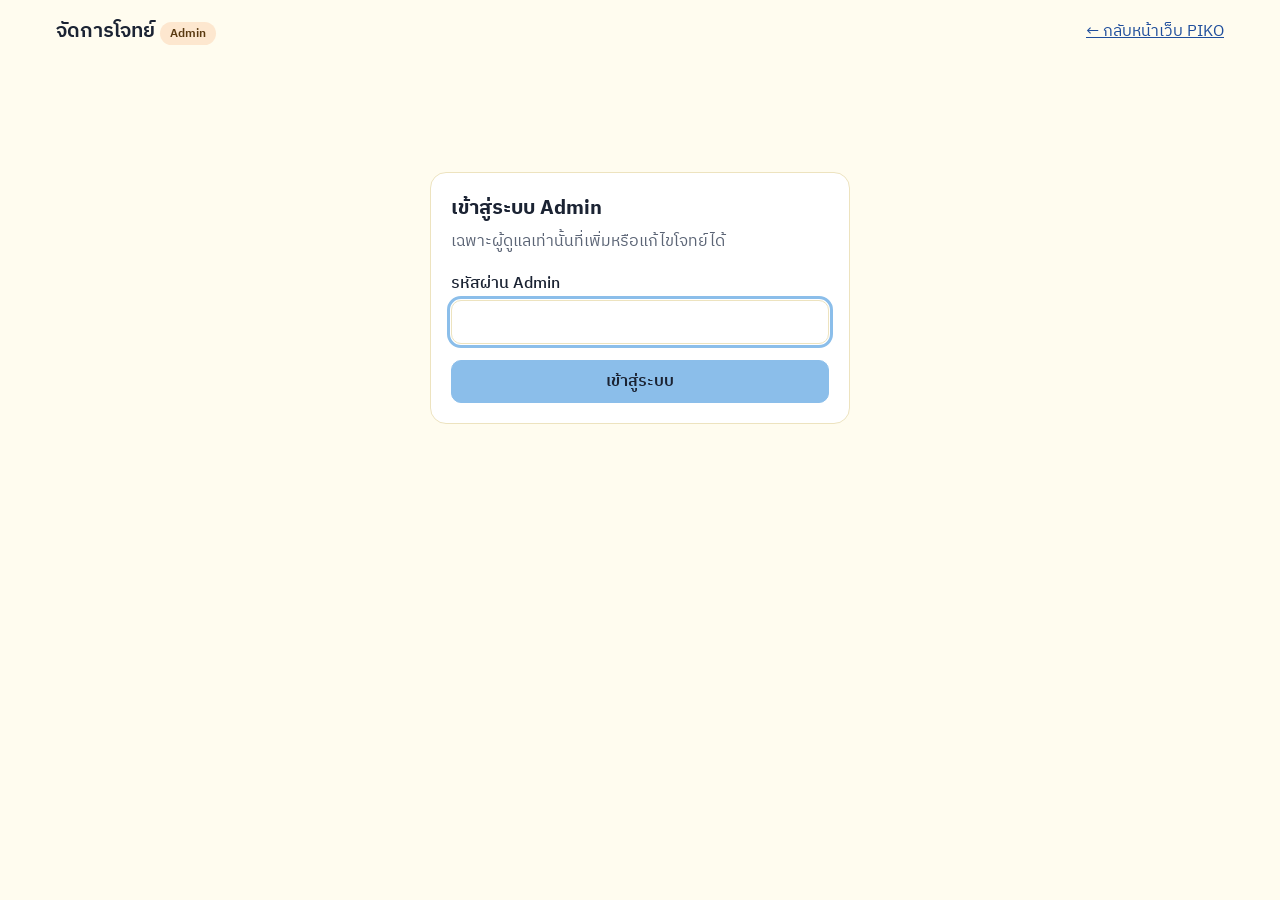
<file: public/admin.html>
<!doctype html>
<html lang="th">
<head>
<meta charset="utf-8">
<meta name="viewport" content="width=device-width, initial-scale=1">
<meta name="robots" content="noindex, nofollow">
<title>จัดการโจทย์ · PIKO Admin</title>
<link rel="preconnect" href="https://fonts.googleapis.com">
<link rel="preconnect" href="https://fonts.gstatic.com" crossorigin>
<link href="https://fonts.googleapis.com/css2?family=IBM+Plex+Sans+Thai:wght@400;500;600&family=JetBrains+Mono:wght@400;600&display=swap" rel="stylesheet">
<script>(function(){var t=null;try{t=localStorage.getItem("piko.theme")}catch(e){}if(t==="dark"||t==="light")document.documentElement.setAttribute("data-theme",t);})();</script>
<style>
:root{
  color-scheme:light;
  --ink:#1B2333; --ink-2:#3A4252; --muted:#5B6475;
  --bg:#FFFCEF; --paper:#FFFFFF; --line:#EDE3BF; --line-soft:#F1E9C9;
  --sky:#8BBEEA; --sky-2:#7AB2E3; --sky-soft:#E3F0FB; --sky-ink:#1F4E9C;
  --peach:#FDE7CF; --peach-ink:#5A3A10;
  --ok:#1F6B44; --ok-bg:#EEF8F2; --bad:#A3261A; --bad-bg:#FDEDE8; --warn-bg:#FFF4E5;
  --code-bg:#22304A; --code-ink:#E8EEF8;
  --font:'IBM Plex Sans Thai',system-ui,sans-serif; --mono:'JetBrains Mono',ui-monospace,Menlo,Consolas,monospace;
}
@media (prefers-color-scheme:dark){
  :root:not([data-theme="light"]){
    color-scheme:dark;
    --ink:#EEF1F7; --ink-2:#C9D0DE; --muted:#A4ADBF;
    --bg:#141A27; --paper:#1C2434; --line:#2E3850; --line-soft:#263047;
    --sky:#5B8DC0; --sky-2:#6C9DD0; --sky-soft:#1F3047; --sky-ink:#A9CFF0;
    --peach:#3A2B1A; --peach-ink:#F5D9A8;
    --ok:#7FD0A3; --ok-bg:#16301F; --bad:#FF9C8F; --bad-bg:#3A1C18; --warn-bg:#33281A;
    --code-bg:#0F1624; --code-ink:#E8EEF8;
  }
}
:root[data-theme="dark"]{
  color-scheme:dark;
  --ink:#EEF1F7; --ink-2:#C9D0DE; --muted:#A4ADBF;
  --bg:#141A27; --paper:#1C2434; --line:#2E3850; --line-soft:#263047;
  --sky:#5B8DC0; --sky-2:#6C9DD0; --sky-soft:#1F3047; --sky-ink:#A9CFF0;
  --peach:#3A2B1A; --peach-ink:#F5D9A8;
  --ok:#7FD0A3; --ok-bg:#16301F; --bad:#FF9C8F; --bad-bg:#3A1C18; --warn-bg:#33281A;
  --code-bg:#0F1624; --code-ink:#E8EEF8;
}
*{box-sizing:border-box}
html{background:var(--bg)}
body{margin:0;background:var(--bg);color:var(--ink);font:400 16px/1.6 var(--font)}
[hidden]{display:none!important}
a{color:var(--sky-ink)}
.wrap{max-width:1200px;margin:0 auto;padding:0 16px 48px}
header.top{display:flex;align-items:center;gap:12px;flex-wrap:wrap;padding:16px 0}
header.top h1{font-size:1.25rem;margin:0;font-weight:600}
header.top .sp{flex:1}
.badge{display:inline-block;font-size:.75rem;padding:2px 10px;border-radius:99px;background:var(--peach);color:var(--peach-ink);font-weight:600}
button,.btn{font:inherit;cursor:pointer;border:1px solid var(--line);background:var(--paper);color:var(--ink);padding:8px 14px;border-radius:10px;min-height:40px}
button:hover{border-color:var(--sky)}
button:focus-visible,input:focus-visible,textarea:focus-visible,select:focus-visible{outline:3px solid var(--sky);outline-offset:1px}
button.primary{background:var(--sky);border-color:var(--sky);color:#1B2333;font-weight:600}
button.primary:hover{background:var(--sky-2)}
button.danger{color:var(--bad)}
button.small{padding:4px 10px;min-height:32px;font-size:.875rem}
button[disabled]{opacity:.55;cursor:not-allowed}
.card{background:var(--paper);border:1px solid var(--line);border-radius:16px;padding:20px}
label{display:block;font-weight:500;margin:0 0 4px}
.hint{color:var(--muted);font-size:.875rem;margin:4px 0 0}
input[type=text],input[type=password],input[type=number],select,textarea{
  width:100%;font:inherit;color:var(--ink);background:var(--paper);border:1px solid var(--line);border-radius:10px;padding:8px 12px}
textarea{resize:vertical;min-height:84px}
textarea.code,input.code{font-family:var(--mono);font-size:.9rem;line-height:1.5}
.field{margin-bottom:16px}
.field.invalid input,.field.invalid select,.field.invalid textarea{border-color:var(--bad)}
.err{color:var(--bad);font-size:.875rem;margin:4px 0 0}
.row{display:grid;grid-template-columns:1fr 1fr;gap:12px}
.row3{display:grid;grid-template-columns:1.2fr 1fr 1fr;gap:12px}
@media (max-width:640px){.row,.row3{grid-template-columns:1fr}}

/* login */
#login{max-width:420px;margin:12vh auto 0}
#login h2{margin:0 0 4px;font-size:1.25rem}
#login p{margin:0 0 16px;color:var(--muted)}
.msg{margin:12px 0 0;padding:10px 12px;border-radius:10px;font-size:.9375rem}
.msg.bad{background:var(--bad-bg);color:var(--bad)}
.msg.ok{background:var(--ok-bg);color:var(--ok)}
.msg.warn{background:var(--warn-bg);color:var(--peach-ink)}

/* app */
.toolbar{display:flex;gap:8px;flex-wrap:wrap;align-items:center;margin-bottom:16px;position:sticky;top:0;z-index:5;background:var(--bg);padding:8px 0}
.toolbar .sp{flex:1}
#status{font-size:.9375rem;color:var(--muted)}
#status.dirty{color:var(--peach-ink);font-weight:600}
@media (prefers-color-scheme:dark){:root:not([data-theme="light"]) #status.dirty{color:#F5D9A8}}
:root[data-theme="dark"] #status.dirty{color:#F5D9A8}
.layout{display:grid;grid-template-columns:320px 1fr;gap:16px;align-items:start}
@media (max-width:900px){.layout{grid-template-columns:1fr}}
.list{list-style:none;margin:0;padding:0;display:grid;gap:6px}
.list li{display:flex;gap:6px;align-items:stretch}
.item{flex:1;text-align:left;display:flex;gap:10px;align-items:center;padding:8px 10px;min-width:0}
.item .n{flex:none;width:28px;height:28px;border-radius:50%;background:var(--sky-soft);color:var(--sky-ink);display:grid;place-items:center;font-size:.8125rem;font-weight:600}
.item .t{min-width:0}
.item b{display:block;font-weight:600;white-space:nowrap;overflow:hidden;text-overflow:ellipsis}
.item small{color:var(--muted);display:block;white-space:nowrap;overflow:hidden;text-overflow:ellipsis}
.item[aria-current=true]{border-color:var(--sky);background:var(--sky-soft)}
.item.bad .n{background:var(--bad-bg);color:var(--bad)}
.mv{display:grid;gap:4px}
.mv button{padding:0 8px;min-height:20px;height:20px;line-height:1;font-size:.75rem}
.sec{display:flex;align-items:center;gap:8px;margin:24px 0 8px}
.sec h3{margin:0;font-size:1.0625rem}
.sec .sp{flex:1}
.test{border:1px solid var(--line);border-radius:12px;padding:14px;margin-bottom:12px;background:var(--bg)}
.test header{display:flex;align-items:center;gap:8px;margin-bottom:10px}
.test header b{flex:1}
.preview{border:1px dashed var(--line);border-radius:10px;padding:10px 12px;margin-top:8px;background:var(--bg)}
.preview code{font-family:var(--mono);background:var(--sky-soft);padding:1px 6px;border-radius:6px;color:var(--sky-ink)}
.screen{background:var(--code-bg);color:var(--code-ink);border-radius:10px;padding:10px 12px;font-family:var(--mono);font-size:.875rem;white-space:pre-wrap;margin:6px 0 0}
.empty{text-align:center;color:var(--muted);padding:32px 12px}
.actions{display:flex;gap:8px;flex-wrap:wrap;margin-top:8px}
table.st{width:100%;border-collapse:collapse;font-size:.9375rem}
table.st th,table.st td{text-align:left;padding:8px 10px;border-bottom:1px solid var(--line-soft);white-space:nowrap}
table.st th{color:var(--muted);font-weight:500}
.sr-only{position:absolute;width:1px;height:1px;overflow:hidden;clip:rect(0 0 0 0)}
</style>
</head>
<body>
<div class="wrap">
  <header class="top">
    <h1>จัดการโจทย์ <span class="badge">Admin</span></h1>
    <span class="sp"></span>
    <a href="index.html">← กลับหน้าเว็บ PIKO</a>
    <button type="button" id="logout" hidden>ออกจากระบบ Admin</button>
  </header>

  <!-- ล็อกอิน -->
  <section id="login" class="card" aria-labelledby="login-h">
    <h2 id="login-h">เข้าสู่ระบบ Admin</h2>
    <p>เฉพาะผู้ดูแลเท่านั้นที่เพิ่มหรือแก้ไขโจทย์ได้</p>
    <form id="login-form" autocomplete="off">
      <div class="field">
        <label for="pw">รหัสผ่าน Admin</label>
        <input id="pw" type="password" autocomplete="current-password" required>
      </div>
      <button class="primary" type="submit" id="login-btn" style="width:100%">เข้าสู่ระบบ</button>
      <div id="login-msg" class="msg bad" role="alert" hidden></div>
    </form>
  </section>

  <!-- แอปแก้ไข -->
  <section id="app" hidden>
    <div class="toolbar">
      <button class="primary" type="button" id="save">บันทึกขึ้นเว็บ</button>
      <button type="button" id="add">+ เพิ่มโจทย์</button>
      <button type="button" id="export">สำรองข้อมูล (JSON)</button>
      <button type="button" id="import">นำเข้า JSON</button>
      <input type="file" id="import-file" accept="application/json,.json" class="sr-only" tabindex="-1">
      <span class="sp"></span>
      <span id="status" role="status" aria-live="polite"></span>
    </div>
    <div id="app-msg" class="msg" role="status" hidden></div>

    <div class="layout">
      <aside class="card" aria-label="รายการโจทย์">
        <ul class="list" id="list"></ul>
        <p class="hint" id="list-hint"></p>
      </aside>

      <main class="card" id="editor" aria-label="แก้ไขโจทย์"></main>
    </div>

    <section class="card" id="students" style="margin-top:16px" aria-labelledby="st-h">
      <div class="sec" style="margin-top:0">
        <h3 id="st-h">นักศึกษา</h3>
        <span class="sp"></span>
        <input type="text" id="st-search" placeholder="ค้นหารหัส/ชื่อ" aria-label="ค้นหานักศึกษา" style="max-width:220px">
        <button type="button" class="small" id="st-load">โหลดรายชื่อ</button>
      </div>
      <p class="hint" id="st-hint">กด “โหลดรายชื่อ” เพื่อดูนักศึกษาที่สมัครแล้ว และรีเซ็ตรหัสผ่านให้คนที่ลืม</p>
      <div id="st-table" style="overflow:auto"></div>
    </section>
  </section>
</div>

<script>
(function () {
  'use strict';
  var TOKEN_KEY = 'piko.admin.token';
  var LEVELS = ['ง่าย', 'กลาง', 'ยาก'];
  var ID_RE = /^[a-z0-9][a-z0-9_-]{0,39}$/;
  var $ = function (s, r) { return (r || document).querySelector(s); };

  var state = { list: [], sel: 0, dirty: false, token: null, usingDefault: false };

  /* ---------- token ---------- */
  function loadToken() {
    try {
      var t = JSON.parse(sessionStorage.getItem(TOKEN_KEY) || 'null');
      if (t && t.token && t.expiresAt > Date.now()) return t.token;
    } catch (e) {}
    return null;
  }
  function saveToken(t) { try { sessionStorage.setItem(TOKEN_KEY, JSON.stringify(t)); } catch (e) {} }
  function clearToken() { try { sessionStorage.removeItem(TOKEN_KEY); } catch (e) {} }

  /* ---------- helpers ---------- */
  function show(el, on) { el.hidden = !on; }
  function setMsg(kind, text) {
    var m = $('#app-msg');
    if (!text) { m.hidden = true; return; }
    m.className = 'msg ' + kind; m.textContent = text; m.hidden = false;
  }
  function setStatus() {
    var s = $('#status');
    s.className = state.dirty ? 'dirty' : '';
    s.textContent = state.dirty ? 'มีการแก้ไขที่ยังไม่ได้บันทึก' : (state.usingDefault ? 'ยังไม่เคยบันทึก (กำลังใช้โจทย์เริ่มต้น)' : 'บันทึกล่าสุดแล้ว');
  }
  function markDirty() { state.dirty = true; setStatus(); }
  function clone(o) { return JSON.parse(JSON.stringify(o)); }
  function el(tag, attrs, text) {
    var e = document.createElement(tag);
    if (attrs) Object.keys(attrs).forEach(function (k) { e.setAttribute(k, attrs[k]); });
    if (text != null) e.textContent = text;
    return e;
  }

  /* ---------- validation (เหมือนฝั่งเซิร์ฟเวอร์) ---------- */
  function validateOne(x, all) {
    var errs = {};
    if (!ID_RE.test(x.id || '')) errs.id = 'ใช้ a-z 0-9 _ - ได้ ไม่เกิน 40 ตัว และขึ้นต้นด้วยตัวอักษรหรือตัวเลข';
    else if (all.filter(function (o) { return o.id === x.id; }).length > 1) errs.id = 'id ซ้ำกับข้ออื่น';
    if (!x.title || !x.title.trim()) errs.title = 'ต้องมีชื่อโจทย์';
    if (LEVELS.indexOf(x.level) === -1) errs.level = 'เลือกระดับ';
    if (!x.tests.length) errs.tests = 'ต้องมี test case อย่างน้อย 1 ชุด';
    return errs;
  }
  function firstInvalid() {
    for (var i = 0; i < state.list.length; i++) {
      var e = validateOne(state.list[i], state.list);
      var k = Object.keys(e);
      if (k.length) return { index: i, msg: 'ข้อ ' + (i + 1) + ': ' + e[k[0]] };
    }
    return null;
  }

  /* ---------- API ---------- */
  async function api(path, opts) {
    opts = opts || {};
    var headers = { 'content-type': 'application/json' };
    if (state.token) headers.authorization = 'Bearer ' + state.token;
    var res = await fetch(path, { method: opts.method || 'GET', headers: headers, body: opts.body, cache: 'no-store' });
    var data = null;
    try { data = await res.json(); } catch (e) {}
    if (!res.ok) { var err = new Error((data && data.error) || ('เกิดข้อผิดพลาด (' + res.status + ')')); err.status = res.status; throw err; }
    return data;
  }

  /* ---------- login ---------- */
  $('#login-form').addEventListener('submit', async function (e) {
    e.preventDefault();
    var btn = $('#login-btn'), msg = $('#login-msg');
    btn.disabled = true; msg.hidden = true;
    try {
      var d = await api('api/admin/login', { method: 'POST', body: JSON.stringify({ password: $('#pw').value }) });
      saveToken(d); state.token = d.token; $('#pw').value = '';
      await enterApp();
    } catch (err) {
      msg.textContent = err.status === 404 || err instanceof TypeError ? 'เชื่อมต่อระบบหลังบ้านไม่ได้ (ตรวจว่าอัพขึ้น Cloudflare Pages พร้อมไฟล์ _worker.js แล้ว)' : err.message;
      msg.hidden = false;
    } finally { btn.disabled = false; }
  });
  function logout() {
    clearToken(); state.token = null;
    show($('#app'), false); show($('#login'), true); show($('#logout'), false);
    $('#pw').focus();
  }
  $('#logout').addEventListener('click', function () {
    if (state.dirty && !confirm('มีการแก้ไขที่ยังไม่ได้บันทึก ออกจากระบบแล้วจะหายทั้งหมด ต้องการออกใช่ไหม?')) return;
    state.dirty = false; logout();
  });

  /* ---------- load data ---------- */
  function loadDefaults() {
    return new Promise(function (resolve) {
      window.PIKO_LANG = 'th';
      var s = document.createElement('script');
      s.src = 'js/exercises-data.js';
      s.onload = function () { resolve(clone(window.PIKO_EXERCISES || [])); };
      s.onerror = function () { resolve([]); };
      document.head.appendChild(s);
    });
  }
  async function enterApp() {
    show($('#login'), false); show($('#app'), true); show($('#logout'), true);
    setMsg('', '');
    try {
      var d = await api('api/exercises');
      if (d && Array.isArray(d.exercises) && d.exercises.length) { state.list = d.exercises; state.usingDefault = false; }
      else { state.list = await loadDefaults(); state.usingDefault = true; }
    } catch (err) {
      state.list = await loadDefaults(); state.usingDefault = true;
      setMsg('warn', 'โหลดโจทย์จากเซิร์ฟเวอร์ไม่สำเร็จ: ' + err.message);
    }
    state.list.forEach(normalize);
    state.sel = 0; state.dirty = false;
    renderAll(); setStatus();
  }
  function normalize(x) {
    x.id = x.id || ''; x.title = x.title || ''; x.topic = x.topic || ''; x.level = LEVELS.indexOf(x.level) === -1 ? 'ง่าย' : x.level;
    x.desc = x.desc || ''; x.starter = x.starter || '';
    x.tests = Array.isArray(x.tests) ? x.tests : [];
    x.tests.forEach(function (t) { t.inputs = Array.isArray(t.inputs) ? t.inputs.map(String) : []; t.expected = t.expected == null ? '' : String(t.expected); });
    x.sample = Number.isInteger(x.sample) ? x.sample : 1;
  }

  /* ---------- list ---------- */
  function renderList() {
    var ul = $('#list'); ul.innerHTML = '';
    state.list.forEach(function (x, i) {
      var li = el('li');
      var bad = Object.keys(validateOne(x, state.list)).length > 0;
      var b = el('button', { type: 'button', class: 'item' + (bad ? ' bad' : '') });
      if (i === state.sel) b.setAttribute('aria-current', 'true');
      b.appendChild(el('span', { class: 'n', 'aria-hidden': 'true' }, String(i + 1)));
      var t = el('span', { class: 't' });
      t.appendChild(el('b', null, x.title || '(ยังไม่มีชื่อ)'));
      t.appendChild(el('small', null, (x.topic || '-') + ' · ' + x.level));
      b.appendChild(t);
      b.addEventListener('click', function () { state.sel = i; renderAll(); });
      var mv = el('div', { class: 'mv' });
      var up = el('button', { type: 'button', 'aria-label': 'เลื่อนขึ้น' }, '▲');
      var dn = el('button', { type: 'button', 'aria-label': 'เลื่อนลง' }, '▼');
      up.disabled = i === 0; dn.disabled = i === state.list.length - 1;
      up.addEventListener('click', function () { move(i, -1); });
      dn.addEventListener('click', function () { move(i, 1); });
      mv.appendChild(up); mv.appendChild(dn);
      li.appendChild(b); li.appendChild(mv); ul.appendChild(li);
    });
    $('#list-hint').textContent = state.list.length ? 'ทั้งหมด ' + state.list.length + ' ข้อ · ลำดับในรายการคือลำดับข้อที่นักศึกษาเห็น' : '';
  }
  function move(i, d) {
    var j = i + d; if (j < 0 || j >= state.list.length) return;
    var t = state.list[i]; state.list[i] = state.list[j]; state.list[j] = t;
    if (state.sel === i) state.sel = j; else if (state.sel === j) state.sel = i;
    markDirty(); renderAll();
  }

  /* ---------- editor ---------- */
  function field(id, label, input, hint) {
    var f = el('div', { class: 'field', id: 'f-' + id });
    var l = el('label', { for: 'in-' + id }, label);
    input.id = 'in-' + id;
    f.appendChild(l); f.appendChild(input);
    if (hint) f.appendChild(el('p', { class: 'hint' }, hint));
    f.appendChild(el('p', { class: 'err', hidden: '' }));
    return f;
  }
  function showErr(id, text) {
    var f = $('#f-' + id); if (!f) return;
    var p = $('.err', f);
    f.classList.toggle('invalid', !!text);
    p.hidden = !text; p.textContent = text || '';
  }
  function refreshValidation() {
    var x = state.list[state.sel]; if (!x) return;
    var e = validateOne(x, state.list);
    showErr('id', e.id); showErr('title', e.title);
    renderList();
  }
  function renderPreview() {
    var x = state.list[state.sel]; if (!x) return;
    var box = $('#desc-preview'); if (box) box.innerHTML = x.desc || '<span class="hint">(ยังไม่มีคำอธิบาย)</span>';
    var s = $('#sample-preview');
    if (s) {
      var t = x.tests[0];
      s.textContent = t ? sampleText(t) : '';
    }
  }
  // แสดงผลบนหน้าจอคร่าวๆ (ค่าที่ผู้ใช้พิมพ์ต่อท้าย prompt ในบรรทัดเดียวกัน) เพื่อให้แอดมินเห็นภาพ
  function sampleText(t) { return t.expected; }

  function renderEditor() {
    var box = $('#editor'); box.innerHTML = '';
    var x = state.list[state.sel];
    if (!x) { box.appendChild(el('div', { class: 'empty' }, 'ยังไม่มีโจทย์ กด “+ เพิ่มโจทย์” เพื่อเริ่มต้น')); return; }

    var h = el('div', { class: 'sec', style: 'margin-top:0' });
    h.appendChild(el('h3', null, 'ข้อ ' + (state.sel + 1)));
    h.appendChild(el('span', { class: 'sp' }));
    var dup = el('button', { type: 'button', class: 'small' }, 'ทำสำเนา');
    var del = el('button', { type: 'button', class: 'small danger' }, 'ลบโจทย์นี้');
    dup.addEventListener('click', duplicateCurrent); del.addEventListener('click', deleteCurrent);
    h.appendChild(dup); h.appendChild(del);
    box.appendChild(h);

    var row = el('div', { class: 'row' });
    var inId = el('input', { type: 'text', class: 'code', maxlength: '40', autocomplete: 'off', spellcheck: 'false' }); inId.value = x.id;
    inId.addEventListener('input', function () { x.id = inId.value.trim(); markDirty(); refreshValidation(); });
    row.appendChild(field('id', 'รหัสโจทย์ (id)', inId, 'ภาษาอังกฤษพิมพ์เล็ก ใช้ในลิงก์ เช่น fizzbuzz · อย่าเปลี่ยนถ้าเปิดใช้แล้ว เพราะคะแนนที่นักศึกษาทำไว้ผูกกับ id นี้'));
    var inTitle = el('input', { type: 'text', maxlength: '120' }); inTitle.value = x.title;
    inTitle.addEventListener('input', function () { x.title = inTitle.value; markDirty(); refreshValidation(); });
    row.appendChild(field('title', 'ชื่อโจทย์', inTitle));
    box.appendChild(row);

    var row2 = el('div', { class: 'row' });
    var inTopic = el('input', { type: 'text', maxlength: '120' }); inTopic.value = x.topic;
    inTopic.addEventListener('input', function () { x.topic = inTopic.value; markDirty(); renderList(); });
    row2.appendChild(field('topic', 'หัวข้อ', inTopic, 'เช่น คำสั่ง print, ลูป for'));
    var sel = el('select');
    LEVELS.forEach(function (l) { var o = el('option', { value: l }, l); if (l === x.level) o.selected = true; sel.appendChild(o); });
    sel.addEventListener('change', function () { x.level = sel.value; markDirty(); renderList(); });
    row2.appendChild(field('level', 'ระดับความยาก', sel));
    box.appendChild(row2);

    var inDesc = el('textarea', { class: 'code', rows: '5', spellcheck: 'false' }); inDesc.value = x.desc;
    inDesc.addEventListener('input', function () { x.desc = inDesc.value; markDirty(); renderPreview(); });
    var fDesc = field('desc', 'คำอธิบายโจทย์ (HTML)', inDesc, 'ใช้แท็ก HTML ได้ เช่น <code>…</code> สำหรับโค้ด, <b>…</b> ตัวหนา, <br> ขึ้นบรรทัดใหม่');
    fDesc.insertBefore(el('div', { class: 'preview', id: 'desc-preview', 'aria-label': 'ตัวอย่างคำอธิบาย' }), $('.err', fDesc));
    box.appendChild(fDesc);

    var inStarter = el('textarea', { class: 'code', rows: '4', spellcheck: 'false' }); inStarter.value = x.starter;
    inStarter.addEventListener('input', function () { x.starter = inStarter.value; markDirty(); });
    box.appendChild(field('starter', 'โค้ดเริ่มต้นในช่องเขียนโค้ด', inStarter, 'ปล่อยว่างได้'));

    // tests
    var sec = el('div', { class: 'sec' });
    sec.appendChild(el('h3', null, 'Test case (' + x.tests.length + ')'));
    sec.appendChild(el('span', { class: 'sp' }));
    var addT = el('button', { type: 'button', class: 'small' }, '+ เพิ่ม test case');
    addT.addEventListener('click', function () { x.tests.push({ inputs: [], expected: '' }); markDirty(); renderEditor(); renderPreview(); renderList(); });
    sec.appendChild(addT);
    box.appendChild(sec);
    var info = el('p', { class: 'hint', style: 'margin-top:-4px' });
    info.textContent = 'inputs = ค่าที่โปรแกรมจะได้รับจาก input() ทีละบรรทัด · expected = ข้อความทั้งหมดที่ต้องขึ้นบนหน้าจอ โดยค่าที่ผู้ใช้พิมพ์จะต่อท้าย prompt ในบรรทัดเดียวกัน เช่น input "7" กับ prompt "Input your old: " ได้ expected = "Input your old: 7"';
    box.appendChild(info);

    x.tests.forEach(function (t, j) {
      var card = el('div', { class: 'test' });
      var hd = el('header');
      hd.appendChild(el('b', null, 'Test case ' + (j + 1) + (j < x.sample ? ' · ใช้เป็นตัวอย่าง' : '')));
      var rm = el('button', { type: 'button', class: 'small danger' }, 'ลบ');
      rm.disabled = x.tests.length <= 1;
      rm.addEventListener('click', function () {
        x.tests.splice(j, 1);
        if (x.sample > x.tests.length) x.sample = x.tests.length;
        markDirty(); renderEditor(); renderPreview(); renderList();
      });
      hd.appendChild(rm); card.appendChild(hd);

      var r = el('div', { class: 'row' });
      var fi = el('div', { class: 'field' });
      fi.appendChild(el('label', { for: 'ti-' + j }, 'inputs (หนึ่งค่าต่อหนึ่งบรรทัด)'));
      var ti = el('textarea', { id: 'ti-' + j, class: 'code', rows: '3', spellcheck: 'false' }); ti.value = t.inputs.join('\n');
      ti.addEventListener('input', function () { t.inputs = ti.value === '' ? [] : ti.value.split('\n'); markDirty(); });
      fi.appendChild(ti); fi.appendChild(el('p', { class: 'hint' }, 'ว่าง = โปรแกรมไม่เรียก input()'));
      var fe = el('div', { class: 'field' });
      fe.appendChild(el('label', { for: 'te-' + j }, 'expected (ผลบนหน้าจอ)'));
      var te = el('textarea', { id: 'te-' + j, class: 'code', rows: '3', spellcheck: 'false' }); te.value = t.expected;
      te.addEventListener('input', function () { t.expected = te.value; markDirty(); if (j === 0) renderPreview(); });
      fe.appendChild(te);
      r.appendChild(fi); r.appendChild(fe); card.appendChild(r);
      box.appendChild(card);
    });

    var fs = el('div', { class: 'field', style: 'max-width:280px' });
    fs.appendChild(el('label', { for: 'in-sample' }, 'จำนวน test case แรกที่ใช้เป็นตัวอย่าง'));
    var inS = el('input', { type: 'number', min: '1', max: String(Math.max(1, x.tests.length)) }); inS.id = 'in-sample'; inS.value = x.sample;
    inS.addEventListener('change', function () {
      var v = parseInt(inS.value, 10); if (!(v >= 1)) v = 1; if (v > x.tests.length) v = x.tests.length;
      x.sample = v; inS.value = v; markDirty(); renderEditor();
    });
    fs.appendChild(inS);
    fs.appendChild(el('p', { class: 'hint' }, 'ปุ่ม “ทดสอบตัวอย่าง” ของนักศึกษาจะรันเฉพาะ test case กลุ่มแรกนี้ ส่วน “ส่งคำตอบ” รันทั้งหมด'));
    box.appendChild(fs);

    var pv = el('div', { class: 'field' });
    pv.appendChild(el('label', null, 'ตัวอย่างผลลัพธ์ที่นักศึกษาจะเห็น (test case แรก)'));
    pv.appendChild(el('pre', { class: 'screen', id: 'sample-preview' }));
    box.appendChild(pv);

    renderPreview(); refreshValidation();
  }

  function renderAll() { renderList(); renderEditor(); }

  /* ---------- actions ---------- */
  function newId() {
    var n = state.list.length + 1, id;
    do { id = 'ex-' + n++; } while (state.list.some(function (x) { return x.id === id; }));
    return id;
  }
  $('#add').addEventListener('click', function () {
    state.list.push({ id: newId(), title: '', topic: '', level: 'ง่าย', desc: '', starter: '# เขียนโค้ดตรงนี้\n', sample: 1, tests: [{ inputs: [], expected: '' }] });
    state.sel = state.list.length - 1; markDirty(); renderAll();
    var t = $('#in-title'); if (t) t.focus();
  });
  function duplicateCurrent() {
    var x = state.list[state.sel]; if (!x) return;
    var c = clone(x); c.id = newId(); c.title = x.title + ' (สำเนา)';
    state.list.splice(state.sel + 1, 0, c); state.sel++; markDirty(); renderAll();
  }
  function deleteCurrent() {
    var x = state.list[state.sel]; if (!x) return;
    if (!confirm('ลบโจทย์ “' + (x.title || x.id) + '” ใช่ไหม?\n(ยังไม่หายจากเว็บจนกว่าจะกด “บันทึกขึ้นเว็บ”)')) return;
    state.list.splice(state.sel, 1);
    if (state.sel >= state.list.length) state.sel = Math.max(0, state.list.length - 1);
    markDirty(); renderAll();
  }
  $('#save').addEventListener('click', async function () {
    var bad = firstInvalid();
    if (bad) { state.sel = bad.index; renderAll(); setMsg('bad', bad.msg); return; }
    if (!state.list.length && !confirm('ไม่มีโจทย์เหลือเลย เว็บจะกลับไปใช้โจทย์เริ่มต้นที่ฝังในโค้ด ต้องการบันทึกใช่ไหม?')) return;
    var btn = $('#save'); btn.disabled = true; setMsg('', '');
    try {
      await api('api/exercises', { method: 'PUT', body: JSON.stringify({ exercises: state.list }) });
      state.dirty = false; state.usingDefault = false; setStatus();
      setMsg('ok', 'บันทึกแล้ว ' + state.list.length + ' ข้อ นักศึกษาจะเห็นโจทย์ใหม่เมื่อรีเฟรชหน้าเว็บ (อาจใช้เวลาไม่เกิน 1 นาที)');
    } catch (err) {
      if (err.status === 401) { setMsg('bad', err.message); logout(); }
      else setMsg('bad', 'บันทึกไม่สำเร็จ: ' + err.message);
    } finally { btn.disabled = false; }
  });
  $('#export').addEventListener('click', function () {
    var blob = new Blob([JSON.stringify(state.list, null, 2)], { type: 'application/json' });
    var a = document.createElement('a'); a.href = URL.createObjectURL(blob);
    a.download = 'piko-exercises-' + new Date().toISOString().slice(0, 10) + '.json';
    document.body.appendChild(a); a.click(); a.remove(); setTimeout(function () { URL.revokeObjectURL(a.href); }, 1000);
  });
  $('#import').addEventListener('click', function () { $('#import-file').click(); });
  $('#import-file').addEventListener('change', function (e) {
    var f = e.target.files[0]; e.target.value = ''; if (!f) return;
    var rd = new FileReader();
    rd.onload = function () {
      try {
        var d = JSON.parse(rd.result); if (d && !Array.isArray(d) && Array.isArray(d.exercises)) d = d.exercises;
        if (!Array.isArray(d)) throw new Error('ไฟล์ต้องเป็นรายการโจทย์');
        if (!confirm('นำเข้า ' + d.length + ' ข้อ และแทนที่รายการปัจจุบันทั้งหมดใช่ไหม? (ยังไม่ขึ้นเว็บจนกว่าจะกดบันทึก)')) return;
        d.forEach(normalize); state.list = d; state.sel = 0; markDirty(); renderAll(); setMsg('', '');
      } catch (err) { setMsg('bad', 'นำเข้าไม่สำเร็จ: ' + err.message); }
    };
    rd.readAsText(f);
  });
  window.addEventListener('beforeunload', function (e) { if (state.dirty) { e.preventDefault(); e.returnValue = ''; } });

  /* ---------- students ---------- */
  var students = [];
  function fmtDate(ms) { return ms ? new Date(ms).toLocaleString('th-TH', { dateStyle: 'medium', timeStyle: 'short' }) : '-'; }
  function renderStudents() {
    var box = $('#st-table'); box.innerHTML = '';
    var q = $('#st-search').value.trim().toLowerCase();
    var rows = students.filter(function (x) { return !q || (x.sid + ' ' + x.name).toLowerCase().indexOf(q) !== -1; });
    $('#st-hint').textContent = 'นักศึกษาทั้งหมด ' + students.length + ' คน' + (q ? ' · พบ ' + rows.length + ' คน' : '');
    if (!rows.length) { box.appendChild(el('div', { class: 'empty' }, 'ไม่พบนักศึกษา')); return; }
    var t = el('table', { class: 'st' });
    var hr = el('tr');
    ['รหัสนักศึกษา', 'ชื่อ', 'ผ่านแล้ว (ข้อ)', 'ใช้งานล่าสุด', ''].forEach(function (h) { hr.appendChild(el('th', null, h)); });
    var th = el('thead'); th.appendChild(hr); t.appendChild(th);
    var tb = el('tbody');
    rows.forEach(function (x) {
      var tr = el('tr');
      tr.appendChild(el('td', { style: 'font-family:var(--mono)' }, x.sid));
      tr.appendChild(el('td', null, x.name));
      tr.appendChild(el('td', null, String(x.solved)));
      tr.appendChild(el('td', null, fmtDate(x.updatedAt)));
      var td = el('td'); var b = el('button', { type: 'button', class: 'small' }, 'รีเซ็ตรหัสผ่าน');
      b.addEventListener('click', function () { resetPassword(x); });
      td.appendChild(b); tr.appendChild(td); tb.appendChild(tr);
    });
    t.appendChild(tb); box.appendChild(t);
  }
  async function loadStudents() {
    var b = $('#st-load'); b.disabled = true;
    try { var d = await api('api/admin/students'); students = d.students || []; renderStudents(); }
    catch (err) { if (err.status === 401) { setMsg('bad', err.message); logout(); } else setMsg('bad', 'โหลดรายชื่อไม่สำเร็จ: ' + err.message); }
    finally { b.disabled = false; b.textContent = 'โหลดใหม่'; }
  }
  async function resetPassword(x) {
    var pw = prompt('ตั้งรหัสผ่านใหม่ให้ ' + x.name + ' (' + x.sid + ')\nอย่างน้อย 8 ตัวอักษร');
    if (pw === null) return;
    if (pw.length < 8) { setMsg('bad', 'รหัสผ่านใหม่ต้องยาวอย่างน้อย 8 ตัวอักษร'); return; }
    try {
      await api('api/admin/reset-password', { method: 'POST', body: JSON.stringify({ sid: x.sid, password: pw }) });
      setMsg('ok', 'รีเซ็ตรหัสผ่านของ ' + x.sid + ' แล้ว แจ้งรหัสใหม่ให้นักศึกษาด้วยตัวเอง');
    } catch (err) {
      if (err.status === 401) { setMsg('bad', err.message); logout(); } else setMsg('bad', 'รีเซ็ตไม่สำเร็จ: ' + err.message);
    }
  }
  $('#st-load').addEventListener('click', loadStudents);
  $('#st-search').addEventListener('input', renderStudents);

  /* ---------- boot ---------- */
  state.token = loadToken();
  if (state.token) enterApp().catch(function () { logout(); }); else $('#pw').focus();
})();
</script>
</body>
</html>
</file>
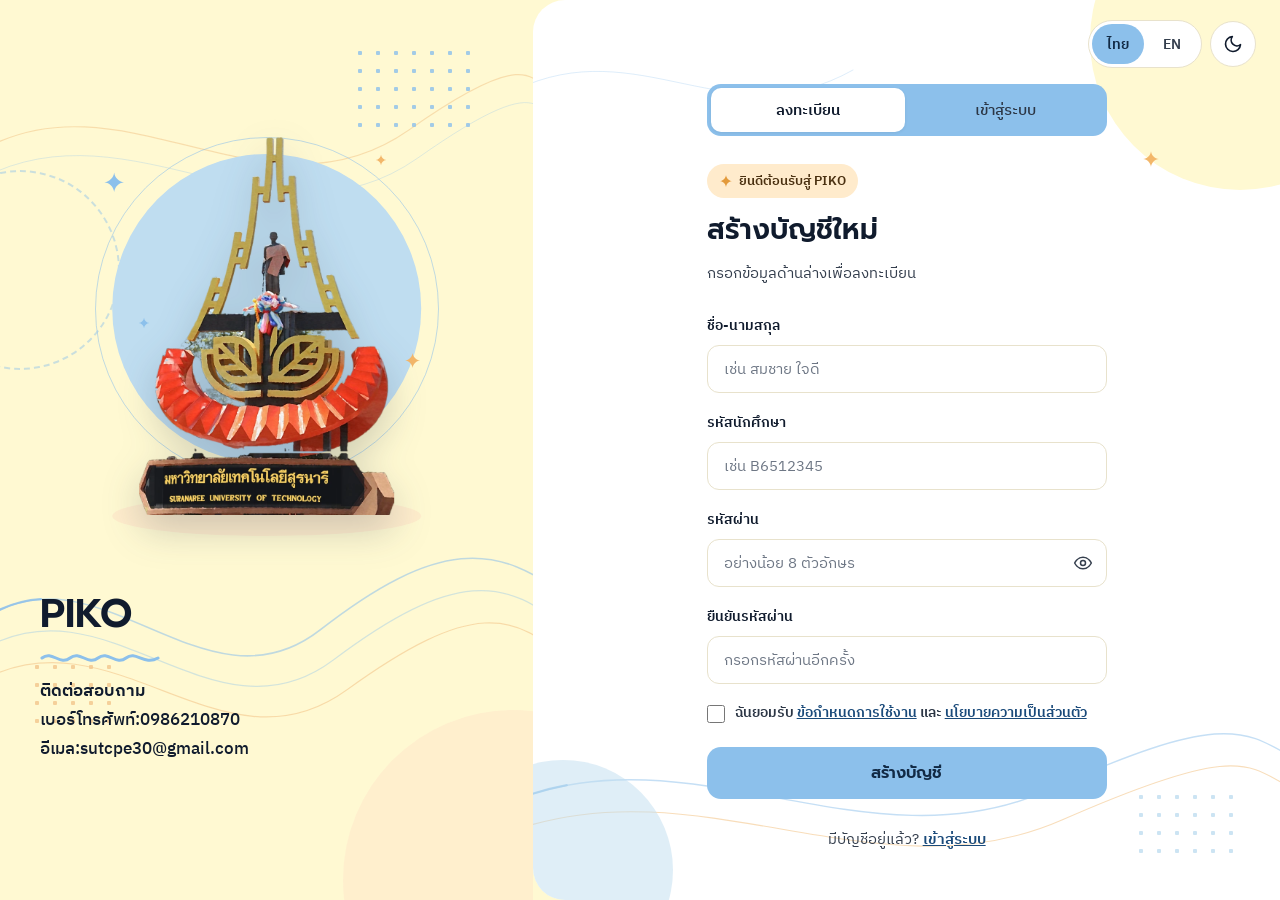
<file: public/login.html>
<!doctype html>
<html lang="th">
<head>
<meta charset="utf-8">
<meta name="viewport" content="width=device-width, initial-scale=1, viewport-fit=cover">
<title>ลงทะเบียน — PIKO</title>
<link rel="preconnect" href="https://fonts.googleapis.com">
<link rel="preconnect" href="https://fonts.gstatic.com" crossorigin>
<link href="https://fonts.googleapis.com/css2?family=Prompt:wght@400;500;600&family=IBM+Plex+Sans+Thai:wght@400;500;600&display=swap" rel="stylesheet">
<script>(function(){if(window.parent!==window)return;var s=null;try{s=JSON.parse(sessionStorage.getItem("piko.session.v3")||localStorage.getItem("piko.session.v3")||"null")}catch(e){}if(s&&s.sid&&s.token)location.replace("index.html")})();</script>
<script>(function(){var t=null;try{t=localStorage.getItem("piko.theme")}catch(e){}
if(t!=="dark"&&t!=="light"){t=(window.matchMedia&&matchMedia("(prefers-color-scheme: dark)").matches)?"dark":"light"}
document.documentElement.setAttribute("data-theme",t)})();</script>
<style>
:root{
  --cream:#FFF9D2; --peach:#FFEBCC; --sky:#BFDDF0; --blue:#8CC0EB;
  --peach-line:#F3C68C; --star-warm:#F3B76A;
  --surface:#FFFFFF; --ink:#101B2D; --ink-2:#2C3645; --ink-3:#353F4E;
  --link:#1A4A7A; --link-hover:#122A45; --btn-ink:#122A45;
  --field-border:#E8E2CC; --placeholder:#6E7785;
  --badge-ink:#4A3010; --error:#A3261B; --error-bg:#FDE7E3;
  --shadow:rgba(38,54,74,0.12);
  --tabs-bg:#8CC0EB; --tab-ink:#2C3645; --tab-on-bg:#FFFFFF; --tab-on-ink:#101B2D;
  --btn-bg:#8CC0EB; --btn-glow:rgba(140,192,235,.55); --toggle-on:#8CC0EB; --toggle-on-ink:#122A45;
  --ring-opacity:.55; --mon-shadow:rgba(38,54,74,.22);
  color-scheme:light;
  box-sizing:border-box;
  padding-top:env(safe-area-inset-top,0px);
  padding-bottom:env(safe-area-inset-bottom,0px);
}
@media (prefers-color-scheme: dark){ :root:not([data-theme="light"]){
  --cream:#010736; --surface:#0D1C42; --peach:#22396F; --sky:#22396F; --blue:#FCF1D0;
  --ink:#FCF1D0; --ink-2:#E6DDBF; --ink-3:#CFC8B0;
  --link:#FCF1D0; --link-hover:#FFFFFF; --btn-ink:#010736;
  --field-border:#2B4479; --placeholder:#98A1BF;
  --badge-ink:#FCF1D0; --error:#FFB4A8; --error-bg:#3A1630;
  --shadow:rgba(0,0,0,.45);
  --tabs-bg:#010736; --tab-ink:#CFC8B0; --tab-on-bg:#22396F; --tab-on-ink:#FCF1D0;
  --btn-bg:#FCF1D0; --btn-glow:rgba(252,241,208,.28); --toggle-on:#FCF1D0; --toggle-on-ink:#010736;
  --ring-opacity:.35; --mon-shadow:rgba(0,0,0,.55);
  color-scheme:dark;} }
:root[data-theme="dark"]{
  --cream:#010736; --surface:#0D1C42; --peach:#22396F; --sky:#22396F; --blue:#FCF1D0;
  --ink:#FCF1D0; --ink-2:#E6DDBF; --ink-3:#CFC8B0;
  --link:#FCF1D0; --link-hover:#FFFFFF; --btn-ink:#010736;
  --field-border:#2B4479; --placeholder:#98A1BF;
  --badge-ink:#FCF1D0; --error:#FFB4A8; --error-bg:#3A1630;
  --shadow:rgba(0,0,0,.45);
  --tabs-bg:#010736; --tab-ink:#CFC8B0; --tab-on-bg:#22396F; --tab-on-ink:#FCF1D0;
  --btn-bg:#FCF1D0; --btn-glow:rgba(252,241,208,.28); --toggle-on:#FCF1D0; --toggle-on-ink:#010736;
  --ring-opacity:.35; --mon-shadow:rgba(0,0,0,.55);
  color-scheme:dark;}
*,*::before,*::after{box-sizing:inherit}
html{scroll-padding-top:env(safe-area-inset-top,0px)}
html,body{height:100%}
body{margin:0;background:var(--cream);color:var(--ink);
  font-family:'IBM Plex Sans Thai','Noto Sans Thai','Leelawadee UI',Tahoma,sans-serif;
  -webkit-font-smoothing:antialiased}
a{color:var(--link)}a:hover{color:var(--link-hover)}
img{max-width:100%}
.display{font-family:'Prompt','Noto Sans Thai',Tahoma,sans-serif}

.page{min-height:100%;display:grid;grid-template-columns:5fr 7fr}

/* ---------- left: illustration ---------- */
.art{min-width:0;position:relative;overflow:hidden;padding:48px 56px;
  display:flex;flex-direction:column;justify-content:center;align-items:center;gap:48px;background:var(--cream)}
.art > .deco{position:absolute;pointer-events:none}
.ribbons{left:0;top:0;width:100%;height:100%}
.dots{background-image:radial-gradient(var(--dot) 2px,transparent 2.5px);background-size:18px 18px;opacity:.8}
.brand{position:relative;z-index:1;align-self:stretch;display:flex;align-items:center;gap:12px}
.mark{width:36px;height:36px;border-radius:10px;overflow:hidden;display:flex;flex-direction:column}
.mark i{display:block}
.brand-name{font-weight:600;font-size:20px;letter-spacing:.2px}

.stage{position:relative;z-index:1;height:470px;max-width:420px;width:100%}
.stage .ring{position:absolute;left:50%;top:0;transform:translateX(-50%);width:400px;height:400px;border-radius:50%;border:1.5px solid var(--blue);opacity:var(--ring-opacity)}
.stage .sun{position:absolute;left:50%;top:20px;transform:translateX(-50%);width:360px;height:360px;border-radius:50%;background:var(--sun);transition:background .4s ease}
.stage .ground{position:absolute;left:50%;top:418px;transform:translateX(-50%);width:360px;height:46px;border-radius:50%;background:var(--ground);opacity:.85;transition:background .4s ease}
.stage .star{position:absolute;animation:twinkle 3.2s ease-in-out infinite}
.monument{position:absolute;left:50%;top:0;height:440px;width:auto;display:block;transform:translateX(-50%);
  animation:float 6s ease-in-out infinite;filter:drop-shadow(0 18px 22px var(--mon-shadow))}

.contact{position:relative;z-index:1;align-self:stretch;display:flex;flex-direction:column;gap:12px;max-width:460px}
.contact h1{margin:0;font-weight:600;font-size:40px;line-height:1.25}
.contact p{margin:0;font-size:17px;line-height:1.7;color:var(--ink);font-weight:500}
.contact p b{font-weight:600}

/* ---------- right: form ---------- */
.panel{min-width:0;position:relative;overflow:hidden;padding:48px 24px;
  display:flex;align-items:center;justify-content:center;background:var(--surface);border-radius:32px 0 0 32px}
.panel > .deco{position:absolute;pointer-events:none}
.card{position:relative;z-index:1;width:100%;max-width:400px;display:flex;flex-direction:column;gap:28px}

.tabs{display:grid;grid-template-columns:repeat(2,minmax(0,1fr));gap:4px;padding:4px;border-radius:14px;background:var(--tabs-bg);transition:background .3s}
.tabs a{display:flex;align-items:center;justify-content:center;min-height:44px;border-radius:10px;
  color:var(--tab-ink);font-weight:500;font-size:15px;text-decoration:none;transition:background .2s ease,color .2s ease}
.tabs a[aria-current="page"]{background:var(--tab-on-bg);color:var(--tab-on-ink);font-weight:600;box-shadow:0 1px 3px rgba(38,54,74,.10)}

.head{display:flex;flex-direction:column;gap:10px}
.badge{align-self:flex-start;display:inline-flex;align-items:center;gap:6px;padding:6px 12px;border-radius:999px;
  background:var(--peach);color:var(--badge-ink);font-size:13px;font-weight:600}
.head h2{margin:0;font-weight:600;font-size:28px}
.head p{margin:0;font-size:15px;color:var(--ink-3)}

form{display:flex;flex-direction:column;gap:18px}
.field{display:flex;flex-direction:column;gap:8px}
.field label{font-size:14px;font-weight:600}
.control{position:relative;display:flex}
input[type=text],input[type=email],input[type=password]{
  flex:none;display:block;width:100%;height:48px;padding:0 16px;border:1.5px solid var(--field-border);border-radius:12px;
  background:var(--surface);font:inherit;font-size:15px;color:var(--ink);transition:border-color .15s,box-shadow .15s}
.control input{flex:1 1 auto;padding-right:52px}
input::placeholder{color:var(--placeholder)}
input:focus{outline:none;border-color:var(--blue);box-shadow:0 0 0 4px var(--sky)}
input[aria-invalid="true"]{border-color:var(--error)}
.err{font-size:13px;color:var(--error);min-height:0}
.err:empty{display:none}
.eye{position:absolute;right:2px;top:2px;width:44px;height:44px;display:flex;align-items:center;justify-content:center;
  border:0;background:transparent;color:var(--ink-3);cursor:pointer;border-radius:10px}
.check{display:flex;align-items:flex-start;gap:10px;font-size:14px;line-height:1.6;color:var(--ink-2);cursor:pointer}
.check input{width:18px;height:18px;margin:3px 0 0;accent-color:var(--blue);flex:none}
.row{display:flex;flex-wrap:wrap;align-items:center;justify-content:space-between;gap:12px}
.row .check{align-items:center}.row .check input{margin:0}
.linkbtn{background:none;border:0;padding:4px 0;font:inherit;font-size:14px;font-weight:600;color:var(--link);text-decoration:underline;cursor:pointer}
.primary{height:52px;margin-top:4px;border:0;border-radius:14px;background:var(--btn-bg);color:var(--btn-ink);
  font-family:'Prompt','Noto Sans Thai',sans-serif;font-weight:600;font-size:16px;cursor:pointer;
  transition:transform .15s ease,box-shadow .15s ease}
.primary:hover{transform:translateY(-1px);box-shadow:0 8px 18px var(--btn-glow)}
.primary:disabled{opacity:.6;cursor:progress;transform:none;box-shadow:none}
.secondary{height:48px;border:1.5px solid var(--field-border);border-radius:14px;background:transparent;color:var(--ink);
  font:inherit;font-weight:600;font-size:15px;cursor:pointer}
.notice{padding:14px 16px;border-radius:12px;font-size:14px;line-height:1.6}
.notice.ok{background:var(--peach);color:var(--badge-ink)}
.notice.info{background:var(--sky);color:var(--ink)}
.notice.bad{background:var(--error-bg);color:var(--error)}
.alt{margin:0;text-align:center;font-size:15px;color:var(--ink-3)}
.alt a{font-weight:600}
button:focus-visible,a:focus-visible,input[type=checkbox]:focus-visible{outline:3px solid var(--blue);outline-offset:2px}
[hidden]{display:none !important}

.welcome{display:flex;flex-direction:column;gap:20px;text-align:left}
.welcome h2{margin:0;font-size:30px;font-weight:600}
.welcome p{margin:0;font-size:16px;line-height:1.7;color:var(--ink-2)}

.view{animation:enter .35s ease both}
@keyframes enter{from{opacity:0;transform:translateY(8px)}to{opacity:1;transform:none}}
@keyframes float{0%,100%{transform:translate(-50%,0)}50%{transform:translate(-50%,-10px)}}
@keyframes twinkle{0%,100%{opacity:.35;transform:scale(.75)}50%{opacity:1;transform:scale(1)}}
@keyframes spin{to{transform:rotate(360deg)}}
@keyframes sway{0%,100%{transform:translateY(0)}50%{transform:translateY(-12px)}}
@keyframes flow{to{stroke-dashoffset:-1200}}
@media (prefers-reduced-motion: reduce){*,*::before,*::after{animation:none !important;transition:none !important}}

/* theme variants per view */
body[data-view="register"]{--sun:var(--sky);--ground:var(--peach);--corner:var(--sky)}
body[data-view="login"],body[data-view="home"]{--sun:var(--peach);--ground:var(--sky);--corner:var(--peach)}
:root[data-theme="dark"] body[data-view="register"]{--sun:#22396F;--ground:#0D1C42;--corner:#22396F}
:root[data-theme="dark"] body[data-view="login"],:root[data-theme="dark"] body[data-view="home"]{--sun:#0D1C42;--ground:#22396F;--corner:#010736}

@media (max-width: 1280px){ .stage{zoom:.86} .art{padding:44px 40px} }
@media (max-width: 1080px){ .stage{zoom:.72} .art{padding:40px 32px} .contact h1{font-size:34px} }
@media (max-width: 880px){ .stage{zoom:.6} }
@media (max-width: 760px){
  .page{grid-template-columns:1fr}
  .stage{zoom:1}
  .panel{border-radius:32px 32px 0 0}
}
@media (max-width: 560px){
  .art{padding:28px 20px;gap:20px}
  .stage{height:330px;max-width:320px}
  .stage .ring{width:290px;height:290px}
  .stage .sun{width:260px;height:260px;top:15px}
  .stage .ground{top:296px;width:260px;height:34px}
  .monument{height:310px}
  .contact h1{font-size:32px}
  .panel{padding:32px 18px}
}
.lang{display:flex;gap:2px;padding:3px;border-radius:999px;background:var(--surface);border:1.5px solid var(--field-border)}
.lang button{min-width:52px;height:40px;padding:0 14px;border:0;border-radius:999px;background:transparent;font:inherit;font-size:14px;font-weight:600;color:var(--ink-3);cursor:pointer;transition:background .2s ease,color .2s ease}
.lang button[aria-pressed="true"]{background:var(--toggle-on);color:var(--toggle-on-ink)}
.panel{padding-top:84px !important}
.tools{position:absolute;top:20px;right:24px;z-index:2;display:flex;align-items:center;gap:8px}
.theme{width:46px;height:46px;display:flex;align-items:center;justify-content:center;border-radius:50%;
  border:1.5px solid var(--field-border);background:var(--surface);color:var(--ink);cursor:pointer;transition:background .2s,color .2s}
.theme:hover{background:var(--sky)}
.theme .moon{display:block}.theme .sun-i{display:none}
:root[data-theme="dark"] .theme .moon{display:none}:root[data-theme="dark"] .theme .sun-i{display:block}
body,.art,.panel,input,.badge,.notice{transition:background-color .3s ease,color .3s ease,border-color .3s ease}
/* dark: recolor decorative strokes and dots */
:root[data-theme="dark"] [stroke="#8CC0EB"]{stroke:#5C7BC0}
:root[data-theme="dark"] [stroke="#F3C68C"]{stroke:#FCF1D0}
:root[data-theme="dark"] [fill="#8CC0EB"]{fill:#FCF1D0}
:root[data-theme="dark"] [fill="#F3B76A"]{fill:#F6D58A}
:root[data-theme="dark"] .dots{--dot:#22396F !important}
:root[data-theme="dark"] .contact svg [stroke]{stroke:#FCF1D0}
</style>
</head>
<body data-view="register">
<div class="page">

  <section class="art" aria-label="PIKO">
    <svg class="deco ribbons" aria-hidden="true" viewBox="0 0 600 900" preserveAspectRatio="none" fill="none" stroke-linecap="round">
      <g style="animation:sway 9s ease-in-out infinite">
        <path d="M-20 620 C 110 540, 230 720, 360 630 S 560 540, 640 600" stroke="#8CC0EB" stroke-width="1.6" opacity=".55"/>
        <path d="M-20 650 C 120 575, 240 750, 375 660 S 570 575, 640 632" stroke="#8CC0EB" stroke-width="1.2" opacity=".38"/>
        <path d="M-20 680 C 130 610, 250 780, 390 690 S 580 610, 640 664" stroke="#F3C68C" stroke-width="1.2" opacity=".6"/>
        <path d="M-20 620 C 110 540, 230 720, 360 630 S 560 540, 640 600" stroke="#8CC0EB" stroke-width="2.4" stroke-dasharray="70 1130" opacity=".8" style="animation:flow 7s linear infinite"/>
      </g>
      <g style="animation:sway 11s ease-in-out -4s infinite">
        <path d="M-20 150 C 140 70, 300 230, 460 130 S 600 90, 640 120" stroke="#F3C68C" stroke-width="1.2" opacity=".55"/>
        <path d="M-20 178 C 150 100, 310 258, 470 158 S 605 118, 640 148" stroke="#8CC0EB" stroke-width="1" opacity=".3"/>
      </g>
    </svg>
    <div class="deco dots" style="--dot:#8CC0EB;right:56px;top:44px;width:126px;height:90px"></div>
    <div class="deco dots" style="--dot:#F3C68C;left:28px;bottom:170px;width:90px;height:72px"></div>
    <div class="deco" style="right:-150px;bottom:-150px;width:340px;height:340px;border-radius:50%;background:var(--peach);opacity:.7"></div>
    <div class="deco" style="left:-80px;top:170px;width:200px;height:200px;border-radius:50%;border:2px dashed #8CC0EB;opacity:.45;animation:spin 60s linear infinite"></div>

    <div class="stage">
      <div class="ring" aria-hidden="true"></div>
      <div class="sun" aria-hidden="true"></div>
      <svg class="star" aria-hidden="true" width="26" height="26" viewBox="0 0 24 24" style="left:20px;top:40px"><path d="M12 1.5c.7 5.6 4.9 9.8 10.5 10.5-5.6.7-9.8 4.9-10.5 10.5C11.3 16.9 7.1 12.7 1.5 12 7.1 11.3 11.3 7.1 12 1.5z" fill="#8CC0EB"/></svg>
      <svg class="star" aria-hidden="true" width="20" height="20" viewBox="0 0 24 24" style="right:30px;top:250px;animation-delay:1.1s"><path d="M12 1.5c.7 5.6 4.9 9.8 10.5 10.5-5.6.7-9.8 4.9-10.5 10.5C11.3 16.9 7.1 12.7 1.5 12 7.1 11.3 11.3 7.1 12 1.5z" fill="#F3B76A"/></svg>
      <svg class="star" aria-hidden="true" width="14" height="14" viewBox="0 0 24 24" style="left:60px;top:210px;animation-delay:2s"><path d="M12 1.5c.7 5.6 4.9 9.8 10.5 10.5-5.6.7-9.8 4.9-10.5 10.5C11.3 16.9 7.1 12.7 1.5 12 7.1 11.3 11.3 7.1 12 1.5z" fill="#8CC0EB"/></svg>
      <svg class="star" aria-hidden="true" width="14" height="14" viewBox="0 0 24 24" style="right:70px;top:20px;animation-delay:.6s"><path d="M12 1.5c.7 5.6 4.9 9.8 10.5 10.5-5.6.7-9.8 4.9-10.5 10.5C11.3 16.9 7.1 12.7 1.5 12 7.1 11.3 11.3 7.1 12 1.5z" fill="#F3B76A"/></svg>
      <div class="ground" aria-hidden="true"></div>
      <img class="monument" src="assets/monument.webp" alt="สัญลักษณ์มหาวิทยาลัยเทคโนโลยีสุรนารี" data-i18n-alt="monAlt">
    </div>

    <div class="contact">
      <h1 class="display">PIKO</h1>
      <svg aria-hidden="true" width="120" height="14" viewBox="0 0 120 14" fill="none" stroke="#8CC0EB" stroke-width="3" stroke-linecap="round"><path d="M2 7c10-8 18 8 28 0s18 8 28 0 18 8 28 0 18 8 32 0"/></svg>
      <p data-i18n-html="contact"><b>ติดต่อสอบถาม</b><br>เบอร์โทรศัพท์:0986210870<br>อีเมล:sutcpe30@gmail.com</p>
    </div>
  </section>

  <main class="panel">
    <svg class="deco" aria-hidden="true" viewBox="0 0 840 900" preserveAspectRatio="none" fill="none" stroke-linecap="round" style="left:0;top:0;width:100%;height:100%">
      <g style="animation:sway 10s ease-in-out -2s infinite">
        <path d="M-20 800 C 180 730, 380 870, 580 790 S 800 730, 860 760" stroke="#8CC0EB" stroke-width="1.4" opacity=".5"/>
        <path d="M-20 830 C 190 765, 390 900, 595 820 S 805 765, 860 792" stroke="#F3C68C" stroke-width="1.1" opacity=".6"/>
        <path d="M-20 800 C 180 730, 380 870, 580 790 S 800 730, 860 760" stroke="#8CC0EB" stroke-width="2.2" stroke-dasharray="60 1140" opacity=".7" style="animation:flow 8s linear -3s infinite"/>
      </g>
      <path d="M-20 90 C 120 30, 220 140, 360 70" stroke="#8CC0EB" stroke-width="1" opacity=".3" style="animation:sway 12s ease-in-out infinite"/>
    </svg>
    <div class="deco" style="right:-110px;top:-110px;width:300px;height:300px;border-radius:50%;background:var(--cream)"></div>
    <div class="deco" style="left:-80px;bottom:-80px;width:220px;height:220px;border-radius:50%;background:var(--corner);opacity:.5;transition:background .4s"></div>
    <div class="deco dots" style="--dot:#BFDDF0;right:40px;bottom:40px;width:108px;height:72px"></div>
    <svg class="deco" aria-hidden="true" width="18" height="18" viewBox="0 0 24 24" style="right:120px;top:150px;animation:twinkle 3.2s ease-in-out .4s infinite"><path d="M12 1.5c.7 5.6 4.9 9.8 10.5 10.5-5.6.7-9.8 4.9-10.5 10.5C11.3 16.9 7.1 12.7 1.5 12 7.1 11.3 11.3 7.1 12 1.5z" fill="#F3B76A"/></svg>

    <div class="tools">
      <div class="lang" role="group" aria-label="ภาษา / Language" data-i18n-aria="langGroup">
        <button type="button" data-lang="th" aria-pressed="true" lang="th">ไทย</button>
        <button type="button" data-lang="en" aria-pressed="false" lang="en">EN</button>
      </div>
      <button type="button" class="theme" id="theme-toggle" aria-pressed="false" aria-label="โหมดมืด">
        <svg class="moon" aria-hidden="true" width="20" height="20" viewBox="0 0 24 24" fill="none" stroke="currentColor" stroke-width="2" stroke-linecap="round" stroke-linejoin="round"><path d="M21 12.8A9 9 0 1 1 11.2 3a7 7 0 0 0 9.8 9.8z"/></svg>
        <svg class="sun-i" aria-hidden="true" width="20" height="20" viewBox="0 0 24 24" fill="none" stroke="currentColor" stroke-width="2" stroke-linecap="round" stroke-linejoin="round"><circle cx="12" cy="12" r="4"/><path d="M12 2v2M12 20v2M4.9 4.9l1.4 1.4M17.7 17.7l1.4 1.4M2 12h2M20 12h2M4.9 19.1l1.4-1.4M17.7 6.3l1.4-1.4"/></svg>
      </button>
    </div>

    <div class="card">
      <nav class="tabs" id="tabs" aria-label="เลือกหน้า" data-i18n-aria="tabsLabel">
        <a href="#register" data-tab="register" aria-current="page" data-i18n="tabRegister">ลงทะเบียน</a>
        <a href="#login" data-tab="login" data-i18n="tabLogin">เข้าสู่ระบบ</a>
      </nav>

      <!-- REGISTER -->
      <div class="view" id="view-register">
        <div class="head" style="margin-bottom:28px">
          <span class="badge"><svg aria-hidden="true" width="14" height="14" viewBox="0 0 24 24"><path d="M12 1.5c.7 5.6 4.9 9.8 10.5 10.5-5.6.7-9.8 4.9-10.5 10.5C11.3 16.9 7.1 12.7 1.5 12 7.1 11.3 11.3 7.1 12 1.5z" fill="#E39A3B"/></svg><span data-i18n="regBadge">ยินดีต้อนรับสู่ PIKO</span></span>
          <h2 class="display" data-i18n="regTitle">สร้างบัญชีใหม่</h2>
          <p data-i18n="regSub">กรอกข้อมูลด้านล่างเพื่อลงทะเบียน</p>
        </div>
        <form id="form-register" novalidate>
          <div class="field">
            <label for="reg-name" data-i18n="name">ชื่อ-นามสกุล</label>
            <input id="reg-name" name="name" type="text" autocomplete="name" placeholder="เช่น สมชาย ใจดี" data-i18n-ph="namePh" aria-describedby="err-reg-name">
            <div class="err" id="err-reg-name" aria-live="polite"></div>
          </div>
          <div class="field">
            <label for="reg-user" data-i18n="sid">รหัสนักศึกษา</label>
            <input id="reg-user" name="student_id" type="text" autocomplete="username" autocapitalize="characters" spellcheck="false" maxlength="12" placeholder="เช่น B6512345" data-i18n-ph="sidPh" aria-describedby="err-reg-user">
            <div class="err" id="err-reg-user" aria-live="polite"></div>
          </div>
          <div class="field">
            <label for="reg-pass" data-i18n="pass">รหัสผ่าน</label>
            <div class="control">
              <input id="reg-pass" name="password" type="password" autocomplete="new-password" placeholder="อย่างน้อย 8 ตัวอักษร" data-i18n-ph="passPh" aria-describedby="err-reg-pass">
              <button type="button" class="eye" data-eye="reg-pass,reg-pass2" aria-label="แสดงรหัสผ่าน" aria-pressed="false"><svg width="20" height="20" viewBox="0 0 24 24" fill="none" stroke="currentColor" stroke-width="1.8" stroke-linecap="round" stroke-linejoin="round"><path d="M2 12s3.5-7 10-7 10 7 10 7-3.5 7-10 7S2 12 2 12z"/><circle cx="12" cy="12" r="3"/></svg></button>
            </div>
            <div class="err" id="err-reg-pass" aria-live="polite"></div>
          </div>
          <div class="field">
            <label for="reg-pass2" data-i18n="pass2">ยืนยันรหัสผ่าน</label>
            <input id="reg-pass2" name="password2" type="password" autocomplete="new-password" placeholder="กรอกรหัสผ่านอีกครั้ง" data-i18n-ph="pass2Ph" aria-describedby="err-reg-pass2">
            <div class="err" id="err-reg-pass2" aria-live="polite"></div>
          </div>
          <div class="field">
            <label class="check" for="reg-terms">
              <input id="reg-terms" type="checkbox" aria-describedby="err-reg-terms">
              <span data-i18n-html="terms">ฉันยอมรับ <a href="#terms" data-legal="terms" data-legal-accept="#reg-terms">ข้อกำหนดการใช้งาน</a> และ <a href="#privacy" data-legal="privacy" data-legal-accept="#reg-terms">นโยบายความเป็นส่วนตัว</a></span>
            </label>
            <div class="err" id="err-reg-terms" aria-live="polite"></div>
          </div>
          <button type="submit" class="primary" data-i18n="regBtn">สร้างบัญชี</button>
        </form>
        <div class="notice ok" id="reg-done" role="status" hidden style="margin-top:20px"></div>
        <p class="alt" style="margin-top:28px" data-i18n-html="toLogin">มีบัญชีอยู่แล้ว? <a href="#login">เข้าสู่ระบบ</a></p>
      </div>

      <!-- LOGIN -->
      <div class="view" id="view-login" hidden>
        <div class="head" style="margin-bottom:28px">
          <span class="badge"><svg aria-hidden="true" width="14" height="14" viewBox="0 0 24 24"><path d="M12 1.5c.7 5.6 4.9 9.8 10.5 10.5-5.6.7-9.8 4.9-10.5 10.5C11.3 16.9 7.1 12.7 1.5 12 7.1 11.3 11.3 7.1 12 1.5z" fill="#E39A3B"/></svg><span data-i18n="logBadge">ดีใจที่ได้เจอคุณอีกครั้ง</span></span>
          <h2 class="display" data-i18n="logTitle">เข้าสู่ระบบ</h2>
          <p data-i18n="logSub">ใช้รหัสนักศึกษาและรหัสผ่านที่ลงทะเบียนไว้</p>
        </div>
        <div class="notice ok" id="login-hint" role="status" hidden style="margin-bottom:20px"></div>
        <form id="form-login" novalidate>
          <div class="field">
            <label for="log-user" data-i18n="sid">รหัสนักศึกษา</label>
            <input id="log-user" name="student_id" type="text" autocomplete="username" autocapitalize="characters" spellcheck="false" maxlength="12" placeholder="รหัสนักศึกษาของคุณ" data-i18n-ph="sidPhLogin" aria-describedby="err-log-user">
            <div class="err" id="err-log-user" aria-live="polite"></div>
          </div>
          <div class="field">
            <label for="log-pass" data-i18n="pass">รหัสผ่าน</label>
            <div class="control">
              <input id="log-pass" name="password" type="password" autocomplete="current-password" placeholder="รหัสผ่านของคุณ" data-i18n-ph="passPhLogin" aria-describedby="err-log-pass">
              <button type="button" class="eye" data-eye="log-pass" aria-label="แสดงรหัสผ่าน" aria-pressed="false"><svg width="20" height="20" viewBox="0 0 24 24" fill="none" stroke="currentColor" stroke-width="1.8" stroke-linecap="round" stroke-linejoin="round"><path d="M2 12s3.5-7 10-7 10 7 10 7-3.5 7-10 7S2 12 2 12z"/><circle cx="12" cy="12" r="3"/></svg></button>
            </div>
            <div class="err" id="err-log-pass" aria-live="polite"></div>
          </div>
          <div class="row">
            <label class="check" for="log-remember"><input id="log-remember" type="checkbox" checked><span data-i18n="remember">จดจำฉันไว้</span></label>
            <button type="button" class="linkbtn" id="forgot" data-i18n="forgot">ลืมรหัสผ่าน?</button>
          </div>
          <div class="notice info" id="forgot-msg" role="status" hidden data-i18n="forgotMsg">ติดต่อผู้ดูแลระบบเพื่อตั้งรหัสผ่านใหม่ได้ที่ sutcpe30@gmail.com</div>
          <div class="notice bad" id="login-error" role="alert" hidden></div>
          <button type="submit" class="primary" data-i18n="logBtn">เข้าสู่ระบบ</button>
        </form>
        <p class="alt" style="margin-top:28px" data-i18n-html="toRegister">ยังไม่มีบัญชี? <a href="#register">ลงทะเบียน</a></p>
      </div>

      <!-- SIGNED IN -->
      <div class="view welcome" id="view-home" hidden>
        <span class="badge"><svg aria-hidden="true" width="14" height="14" viewBox="0 0 24 24" fill="none" stroke="currentColor" stroke-width="2.4" stroke-linecap="round" stroke-linejoin="round"><path d="M20 6 9 17l-5-5"/></svg><span data-i18n="homeBadge">เข้าสู่ระบบแล้ว</span></span>
        <h2 class="display" id="home-title">สวัสดี</h2>
        <p id="home-email"></p>
        <button type="button" class="secondary" id="logout" data-i18n="logout">ออกจากระบบ</button>
      </div>
    </div>
  </main>
</div>

<script src="js/legal.js"></script>
<script>
(function(){
  "use strict";
  var USERS_KEY="piko.students.v1", SESSION_KEY="piko.session.v3", LANG_KEY="piko.lang";

  var T={
    th:{
      pageTitle:{register:"ลงทะเบียน",login:"เข้าสู่ระบบ",home:"หน้าหลัก"},
      contact:"<b>ติดต่อสอบถาม</b><br>เบอร์โทรศัพท์:0986210870<br>อีเมล:sutcpe30@gmail.com",
      langGroup:"ภาษา", tabsLabel:"เลือกหน้า", darkMode:"โหมดมืด",
      tabRegister:"ลงทะเบียน", tabLogin:"เข้าสู่ระบบ",
      regBadge:"ยินดีต้อนรับสู่ PIKO", regTitle:"สร้างบัญชีใหม่", regSub:"กรอกข้อมูลด้านล่างเพื่อลงทะเบียน",
      name:"ชื่อ-นามสกุล", namePh:"เช่น สมชาย ใจดี",
      sid:"รหัสนักศึกษา", sidPh:"เช่น B6512345", sidPhLogin:"รหัสนักศึกษาของคุณ",
      pass:"รหัสผ่าน", passPh:"อย่างน้อย 8 ตัวอักษร", passPhLogin:"รหัสผ่านของคุณ",
      pass2:"ยืนยันรหัสผ่าน", pass2Ph:"กรอกรหัสผ่านอีกครั้ง",
      terms:'ฉันยอมรับ <a href="#terms" data-legal="terms" data-legal-accept="#reg-terms">ข้อกำหนดการใช้งาน</a> และ <a href="#privacy" data-legal="privacy" data-legal-accept="#reg-terms">นโยบายความเป็นส่วนตัว</a>',
      regBtn:"สร้างบัญชี",
      toLogin:'มีบัญชีอยู่แล้ว? <a href="#login">เข้าสู่ระบบ</a>',
      logBadge:"ดีใจที่ได้เจอคุณอีกครั้ง", logTitle:"เข้าสู่ระบบ", logSub:"ใช้รหัสนักศึกษาและรหัสผ่านที่ลงทะเบียนไว้",
      remember:"จดจำฉันไว้", forgot:"ลืมรหัสผ่าน?",
      forgotMsg:"ติดต่อผู้ดูแลระบบเพื่อตั้งรหัสผ่านใหม่ได้ที่ sutcpe30@gmail.com",
      logBtn:"เข้าสู่ระบบ", logBusy:"กำลังเข้าสู่ระบบ…",
      toRegister:'ยังไม่มีบัญชี? <a href="#register">ลงทะเบียน</a>',
      homeBadge:"เข้าสู่ระบบแล้ว", hello:"สวัสดี, {name}", signedAs:"คุณเข้าสู่ระบบด้วยรหัสนักศึกษา {sid}", logout:"ออกจากระบบ",
      showPw:"แสดงรหัสผ่าน", hidePw:"ซ่อนรหัสผ่าน",
      monAlt:"สัญลักษณ์มหาวิทยาลัยเทคโนโลยีสุรนารี",
      e_name:"กรุณากรอกชื่อ-นามสกุล",
      e_sid:"กรุณากรอกรหัสนักศึกษา",
      e_sidFmt:"รหัสนักศึกษาไม่ถูกต้อง ใช้ตัวอักษร 1 ตัวตามด้วยตัวเลข 7 หลัก เช่น B6512345",
      e_sidTaken:"รหัสนักศึกษานี้ลงทะเบียนแล้ว ลองเข้าสู่ระบบแทน",
      e_pass:"รหัสผ่านต้องมีอย่างน้อย 8 ตัวอักษร",
      e_pass2:"รหัสผ่านทั้งสองช่องไม่ตรงกัน",
      e_terms:"กรุณายอมรับข้อกำหนดก่อนสร้างบัญชี",
      e_passEmpty:"กรุณากรอกรหัสผ่าน",
      e_wrongPass:"รหัสผ่านไม่ถูกต้อง ลองอีกครั้ง",
      e_noUser:"ไม่พบรหัสนักศึกษานี้ ตรวจสอบอีกครั้ง หรือลงทะเบียนก่อน",
      e_rate:"ลองหลายครั้งเกินไป กรุณารอสักครู่แล้วลองใหม่",
      e_server:"เชื่อมต่อเซิร์ฟเวอร์ไม่ได้ ลองใหม่อีกครั้ง",
      e_storage:"บันทึกข้อมูลในเบราว์เซอร์นี้ไม่ได้ ลองเปิดหน้าเว็บแบบปกติ (ไม่ใช่โหมดส่วนตัว)",
      regDone:"สร้างบัญชีแล้ว เข้าสู่ระบบด้วยรหัสผ่านที่เพิ่งตั้งได้เลย"
    },
    en:{
      pageTitle:{register:"Register",login:"Sign in",home:"Home"},
      contact:"<b>Contact us</b><br>Phone: 0986210870<br>Gmail: sutcpe30@gmail.com",
      langGroup:"Language", tabsLabel:"Choose page", darkMode:"Dark mode",
      tabRegister:"Register", tabLogin:"Sign in",
      regBadge:"Welcome to PIKO", regTitle:"Create an account", regSub:"Fill in the details below to register",
      name:"Full name", namePh:"e.g. Somchai Jaidee",
      sid:"Student ID", sidPh:"e.g. B6512345", sidPhLogin:"Your student ID",
      pass:"Password", passPh:"At least 8 characters", passPhLogin:"Your password",
      pass2:"Confirm password", pass2Ph:"Enter your password again",
      terms:'I agree to the <a href="#terms" data-legal="terms" data-legal-accept="#reg-terms">Terms of Use</a> and <a href="#privacy" data-legal="privacy" data-legal-accept="#reg-terms">Privacy Policy</a>',
      regBtn:"Create account",
      toLogin:'Already have an account? <a href="#login">Sign in</a>',
      logBadge:"Good to see you again", logTitle:"Sign in", logSub:"Use the student ID and password you registered with",
      remember:"Remember me", forgot:"Forgot password?",
      forgotMsg:"Contact the administrator at sutcpe30@gmail.com to reset your password",
      logBtn:"Sign in", logBusy:"Signing in…",
      toRegister:'No account yet? <a href="#register">Register</a>',
      homeBadge:"Signed in", hello:"Hello, {name}", signedAs:"You are signed in with student ID {sid}", logout:"Sign out",
      showPw:"Show password", hidePw:"Hide password",
      monAlt:"Suranaree University of Technology emblem",
      e_name:"Enter your full name",
      e_sid:"Enter your student ID",
      e_sidFmt:"Invalid student ID. Use one letter followed by 7 digits, e.g. B6512345",
      e_sidTaken:"This student ID is already registered. Try signing in instead",
      e_pass:"Password must be at least 8 characters",
      e_pass2:"The two passwords don't match",
      e_terms:"Accept the terms to create your account",
      e_passEmpty:"Enter your password",
      e_wrongPass:"Incorrect password. Try again",
      e_noUser:"No account found for this student ID. Check it, or register first",
      e_rate:"Too many attempts. Please wait a moment and try again",
      e_server:"Can't reach the server. Please try again",
      e_storage:"This browser can't save data. Open the page in a normal (non-private) window",
      regDone:"Account created. Sign in with the password you just set"
    }
  };

  function read(store,key){try{var v=store.getItem(key);return v?JSON.parse(v):null}catch(e){return null}}
  function write(store,key,val){try{store.setItem(key,JSON.stringify(val));return true}catch(e){return false}}
  function remove(store,key){try{store.removeItem(key)}catch(e){}}
  function users(){return read(localStorage,USERS_KEY)||{}}
  function session(){var s=read(sessionStorage,SESSION_KEY)||read(localStorage,SESSION_KEY);return s&&s.token?s:null}

  async function hash(id,pw){
    var data=new TextEncoder().encode(id+"::"+pw);
    if(window.crypto&&crypto.subtle){
      var buf=await crypto.subtle.digest("SHA-256",data);
      return Array.from(new Uint8Array(buf)).map(function(b){return b.toString(16).padStart(2,"0")}).join("");
    }
    var h=0;for(var i=0;i<data.length;i++){h=(h*31+data[i])|0}return "x"+h;
  }
  var $=function(id){return document.getElementById(id)};
  var SID=/^[A-Z]\d{7}$/;
  function normSid(v){return v.replace(/[\s-]/g,"").toUpperCase()}

  // ---- language ----
  var lang=(function(){var l=null;try{l=localStorage.getItem(LANG_KEY)}catch(e){}return l==="en"?"en":"th"})();
  function t(key,vars){var s=T[lang][key];if(vars)Object.keys(vars).forEach(function(k){s=s.replace("{"+k+"}",vars[k])});return s}
  var errState={}; // errId -> message key, so errors re-translate
  var noticeState={};

  function applyLang(){
    var d=T[lang];
    document.documentElement.lang=lang;
    document.querySelectorAll("[data-i18n]").forEach(function(el){el.textContent=d[el.dataset.i18n]});
    document.querySelectorAll("[data-i18n-html]").forEach(function(el){el.innerHTML=d[el.dataset.i18nHtml]});
    document.querySelectorAll("[data-i18n-ph]").forEach(function(el){el.placeholder=d[el.dataset.i18nPh]});
    document.querySelectorAll("[data-i18n-aria]").forEach(function(el){el.setAttribute("aria-label",d[el.dataset.i18nAria])});
    document.querySelectorAll("[data-i18n-alt]").forEach(function(el){el.alt=d[el.dataset.i18nAlt]});
    document.querySelectorAll("[data-eye]").forEach(function(b){b.setAttribute("aria-label",b.getAttribute("aria-pressed")==="true"?d.hidePw:d.showPw)});
    document.querySelectorAll("[data-lang]").forEach(function(b){b.setAttribute("aria-pressed",b.dataset.lang===lang?"true":"false")});
    Object.keys(errState).forEach(function(id){$(id).textContent=errState[id]?d[errState[id]]:""});
    Object.keys(noticeState).forEach(function(id){if(noticeState[id])$(id).textContent=d[noticeState[id]]});
    $("theme-toggle").setAttribute("aria-label",d.darkMode);
    bindSoon();
    show(document.body.dataset.view||"register",true);
  }
  function bindSoon(){document.querySelectorAll("[data-soon]").forEach(function(a){a.onclick=function(e){e.preventDefault()}})}
  document.querySelectorAll("[data-lang]").forEach(function(b){
    b.addEventListener("click",function(){
      lang=b.dataset.lang; try{localStorage.setItem(LANG_KEY,lang)}catch(e){}
      applyLang();
    });
  });

  // ---- theme ----
  function syncTheme(){$("theme-toggle").setAttribute("aria-pressed",document.documentElement.getAttribute("data-theme")==="dark"?"true":"false")}
  $("theme-toggle").addEventListener("click",function(){
    var next=document.documentElement.getAttribute("data-theme")==="dark"?"light":"dark";
    document.documentElement.setAttribute("data-theme",next);
    try{localStorage.setItem("piko.theme",next)}catch(e){}
    syncTheme();
  });
  syncTheme();

  function setErr(inputId,errId,key){
    errState[errId]=key||"";
    $(errId).textContent=key?t(key):"";
    var el=$(inputId); if(el) el.setAttribute("aria-invalid",key?"true":"false");
    return !key;
  }
  function setNotice(id,key,cls){
    noticeState[id]=key||null;
    var el=$(id); el.hidden=!key; if(key) el.textContent=t(key); if(cls) el.className="notice "+cls;
  }

  // ---- views ----
  function show(view){
    var s=session();
    if(s && !s.sid) s=null;
    if(s && view!=="home") view="home";
    if(!s && view==="home") view="login";
    document.body.dataset.view=view;
    ["register","login","home"].forEach(function(v){$("view-"+v).hidden=(v!==view)});
    $("tabs").hidden=(view==="home");
    document.querySelectorAll("[data-tab]").forEach(function(a){
      if(a.dataset.tab===view) a.setAttribute("aria-current","page"); else a.removeAttribute("aria-current");
    });
    document.title=T[lang].pageTitle[view]+" — PIKO";
    if(view==="home"){
      $("home-title").textContent=t("hello",{name:s.name});
      $("home-email").textContent=t("signedAs",{sid:s.sid});
    }
  }
  function route(){
    var h=(location.hash||"").replace("#","");
    show(h==="login"||h==="home"?h:"register");
  }
  window.addEventListener("hashchange",route);

  // ---- show / hide password ----
  document.querySelectorAll("[data-eye]").forEach(function(btn){
    btn.addEventListener("click",function(){
      var on=btn.getAttribute("aria-pressed")!=="true";
      btn.dataset.eye.split(",").forEach(function(id){$(id).type=on?"text":"password"});
      btn.setAttribute("aria-pressed",on?"true":"false");
      btn.setAttribute("aria-label",on?t("hidePw"):t("showPw"));
    });
  });

  // ---- server ----
  async function api(path,body){
    var res;
    try{res=await fetch(path,{method:"POST",headers:{"content-type":"application/json"},body:JSON.stringify(body)})}
    catch(e){return {status:0,data:{code:"server"}}}
    var data=null;try{data=await res.json()}catch(e){}
    return {status:res.status,data:data||{code:"server"}};
  }
  var CODE_KEY={sidTaken:"e_sidTaken",badSid:"e_sidFmt",badName:"e_name",badPass:"e_pass",rate:"e_rate",server:"e_server",noDb:"e_server",noUser:"e_noUser",wrongPass:"e_wrongPass",badLogin:"e_wrongPass"};

  // ---- register ----
  $("form-register").addEventListener("submit",async function(e){
    e.preventDefault();
    var name=$("reg-name").value.trim(), sid=normSid($("reg-user").value),
        pw=$("reg-pass").value, pw2=$("reg-pass2").value, terms=$("reg-terms").checked;
    var ok=true;
    ok=setErr("reg-name","err-reg-name",name?"":"e_name")&&ok;
    ok=setErr("reg-user","err-reg-user",!sid?"e_sid":!SID.test(sid)?"e_sidFmt":"")&&ok;
    ok=setErr("reg-pass","err-reg-pass",pw.length<8?"e_pass":"")&&ok;
    ok=setErr("reg-pass2","err-reg-pass2",pw2!==pw?"e_pass2":"")&&ok;
    ok=setErr("reg-terms","err-reg-terms",terms?"":"e_terms")&&ok;
    if(!ok){var bad=this.querySelector('[aria-invalid="true"]'); if(bad) bad.focus(); return;}
    var btn=this.querySelector(".primary"); btn.disabled=true; setNotice("reg-done",null);
    var r=await api("api/register",{sid:sid,name:name,password:pw});
    btn.disabled=false;
    if(r.status!==200){
      var key=CODE_KEY[r.data.code]||"e_server";
      if(r.data.code==="sidTaken"){setErr("reg-user","err-reg-user",key);$("reg-user").focus()}
      else setNotice("reg-done",key,"bad");
      return;
    }
    this.reset();
    $("log-user").value=sid;
    setNotice("login-hint","regDone","ok");
    location.hash="#login"; route();
    setTimeout(function(){$("log-pass").focus()},50);
  });

  // ---- login ----
  $("form-login").addEventListener("submit",async function(e){
    e.preventDefault();
    var sid=normSid($("log-user").value), pw=$("log-pass").value;
    setNotice("login-error",null);
    var ok=true;
    ok=setErr("log-user","err-log-user",sid?"":"e_sid")&&ok;
    ok=setErr("log-pass","err-log-pass",pw?"":"e_passEmpty")&&ok;
    if(!ok){var bad=this.querySelector('[aria-invalid="true"]'); if(bad) bad.focus(); return;}
    var btn=this.querySelector(".primary"); btn.disabled=true; btn.textContent=t("logBusy");
    var r=await api("api/login",{sid:sid,password:pw});
    if(r.status===404&&r.data.code==="noUser"){
      // บัญชีเก่าที่สมัครไว้ในเครื่องนี้ (ก่อนมีระบบกลาง) → ย้ายขึ้นเซิร์ฟเวอร์ให้อัตโนมัติ
      var lu=users()[sid];
      if(lu&&lu.hash===await hash(sid,pw)) r=await api("api/register",{sid:sid,name:lu.name,password:pw});
    }
    btn.disabled=false; btn.textContent=t("logBtn");
    if(r.status!==200||!r.data.token){ setNotice("login-error",CODE_KEY[r.data.code]||"e_server","bad"); return; }
    write($("log-remember").checked?localStorage:sessionStorage,SESSION_KEY,{name:r.data.user.name,sid:r.data.user.sid,token:r.data.token});
    this.reset(); setNotice("login-hint",null);
    if(window.parent!==window){try{window.parent.postMessage({type:"piko-login"},location.origin)}catch(err){}}
    else{location.replace("index.html")}
  });

  $("forgot").addEventListener("click",function(){ $("forgot-msg").hidden=!$("forgot-msg").hidden; });
  $("logout").addEventListener("click",function(){
    remove(localStorage,SESSION_KEY); remove(sessionStorage,SESSION_KEY);
    location.hash="#login"; route();
  });

  route();
  applyLang();
})();
</script>
</body>
</html>
</file>
